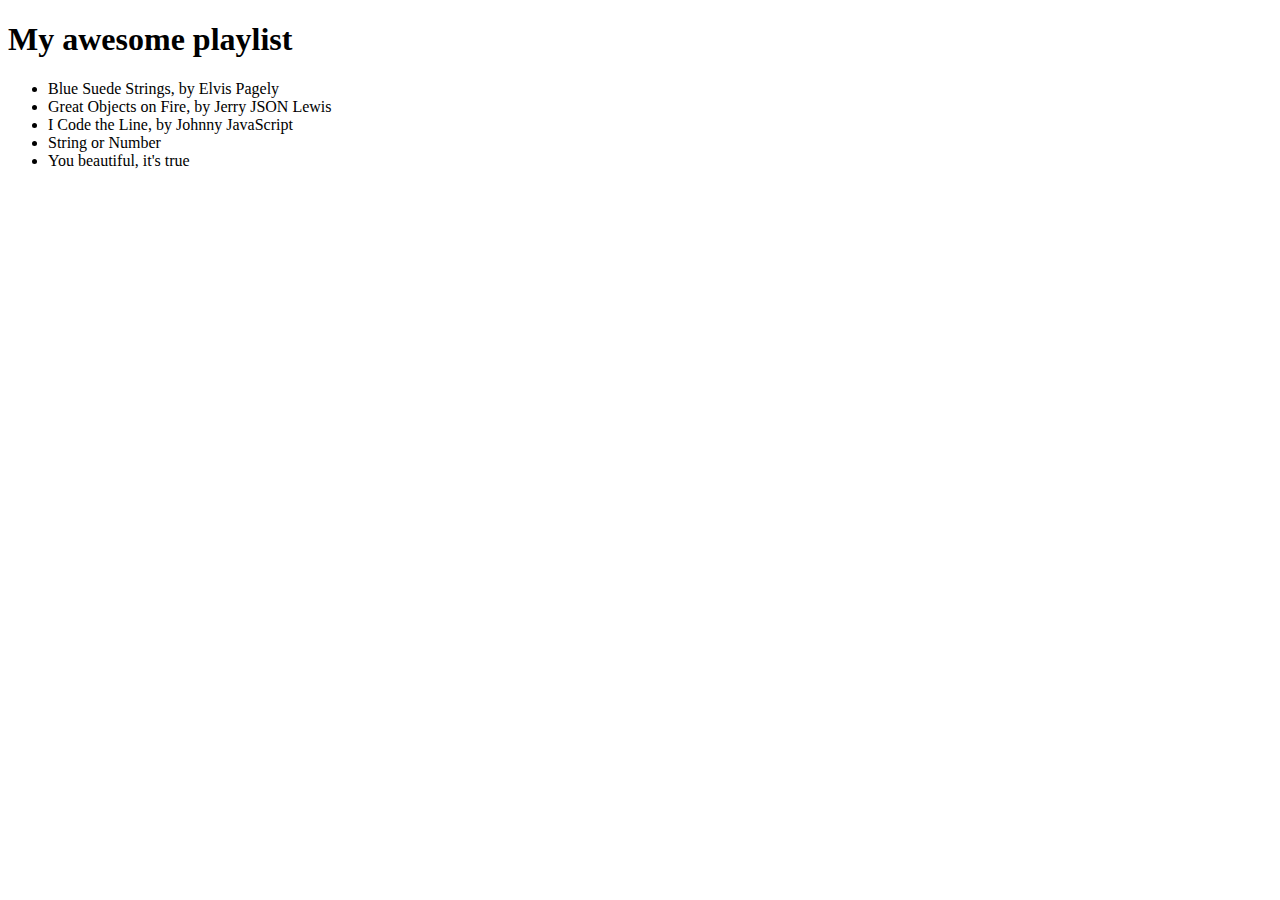
<file: Project 1/index.html>
<!DOCTYPE html>
<html lang="en">
<head>
	<meta charset="UTF-8">
	<meta http-equiv="X-UA-Compatible" content="IE=edge">
	<meta name="viewport" content="width=device-width, initial-scale=1.0">
	<title>Project 1</title>
</head>
<body>
	<h1>My awesome playlist</h1>
	<ul id="playlist">
		<li id="song_1"></li>
		<li id="song_2"></li>
		<li id="song_3"></li>
		<li id="song_4"></li>
		<li id="song_5"></li>
	</ul>
	<script>
		let song1 = document.getElementById("song_1");
		let song2 = document.getElementById("song_2");
		let song3 = document.getElementById("song_3");
		let song4 = document.getElementById("song_4");
		let song5 = document.getElementById("song_5");
		song1.innerHTML = "Blue Suede Strings, by Elvis Pagely";
		song2.innerHTML = "Great Objects on Fire, by Jerry JSON Lewis";
		song3.innerHTML = "I Code the Line, by Johnny JavaScript";
		song4.innerHTML = "String or Number";
		song5.innerHTML = "You beautiful, it's true";
		console.log(typeof song1);

	</script>
</body>

</html>
</file>
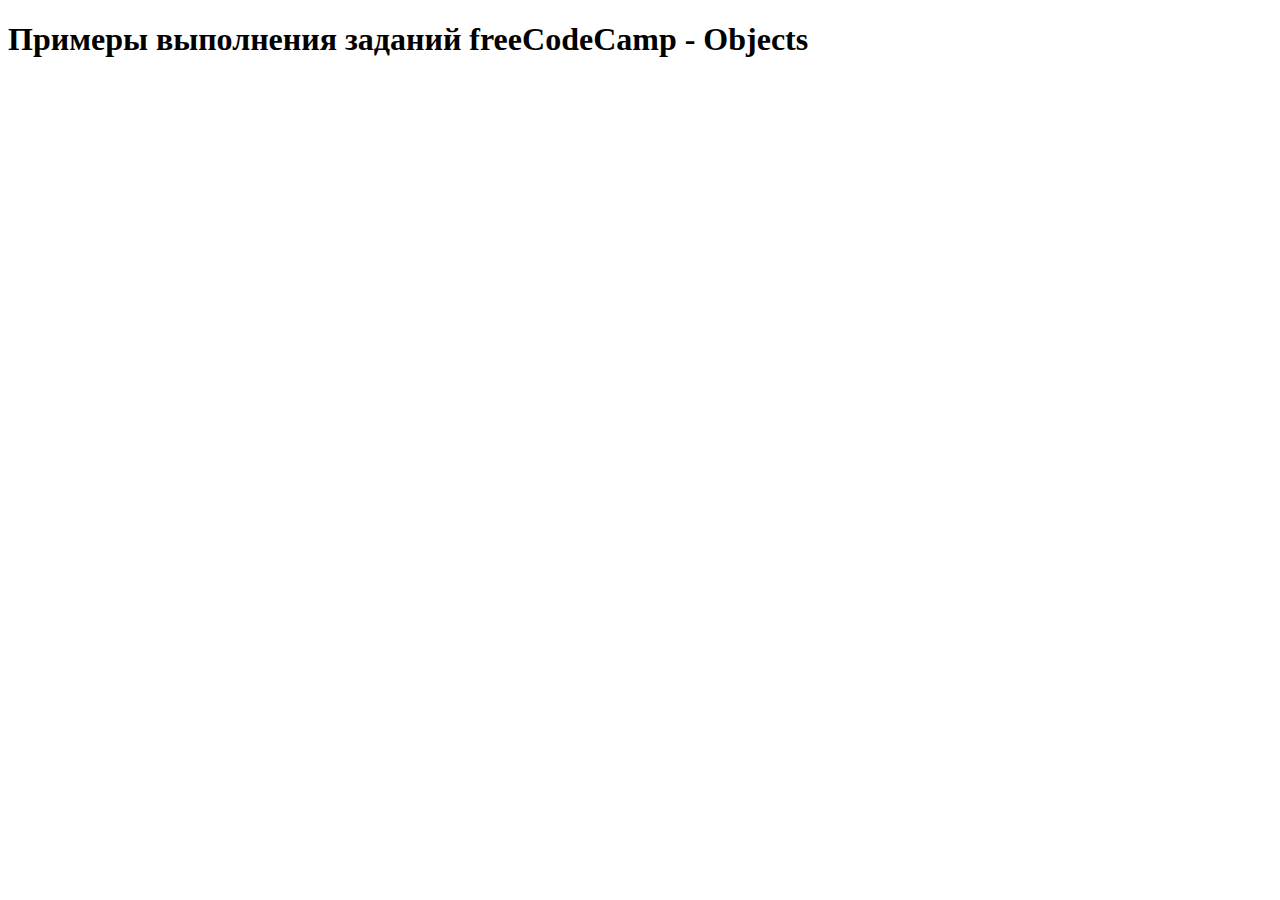
<file: freeCodeCampTasks/JS/objects/index.html>
<!DOCTYPE html>
<html lang="en">
<head>
	<meta charset="UTF-8">
	<meta http-equiv="X-UA-Compatible" content="IE=edge">
	<meta name="viewport" content="width=device-width, initial-scale=1.0">
	<title>Example objects</title>
</head>
<body>
	<h1>Примеры выполнения заданий freeCodeCamp - Objects</h1>
	<script>
		/* Modify the function checkObj to test if an object passed to the function (obj) contains a specific property (checkProp). If the property is found, return that property's value. If not, return "Not Found".*/
		function checkObj(obj, checkProp) {

			return "Change Me!";

}

	</script>
</body>
</html>
</file>
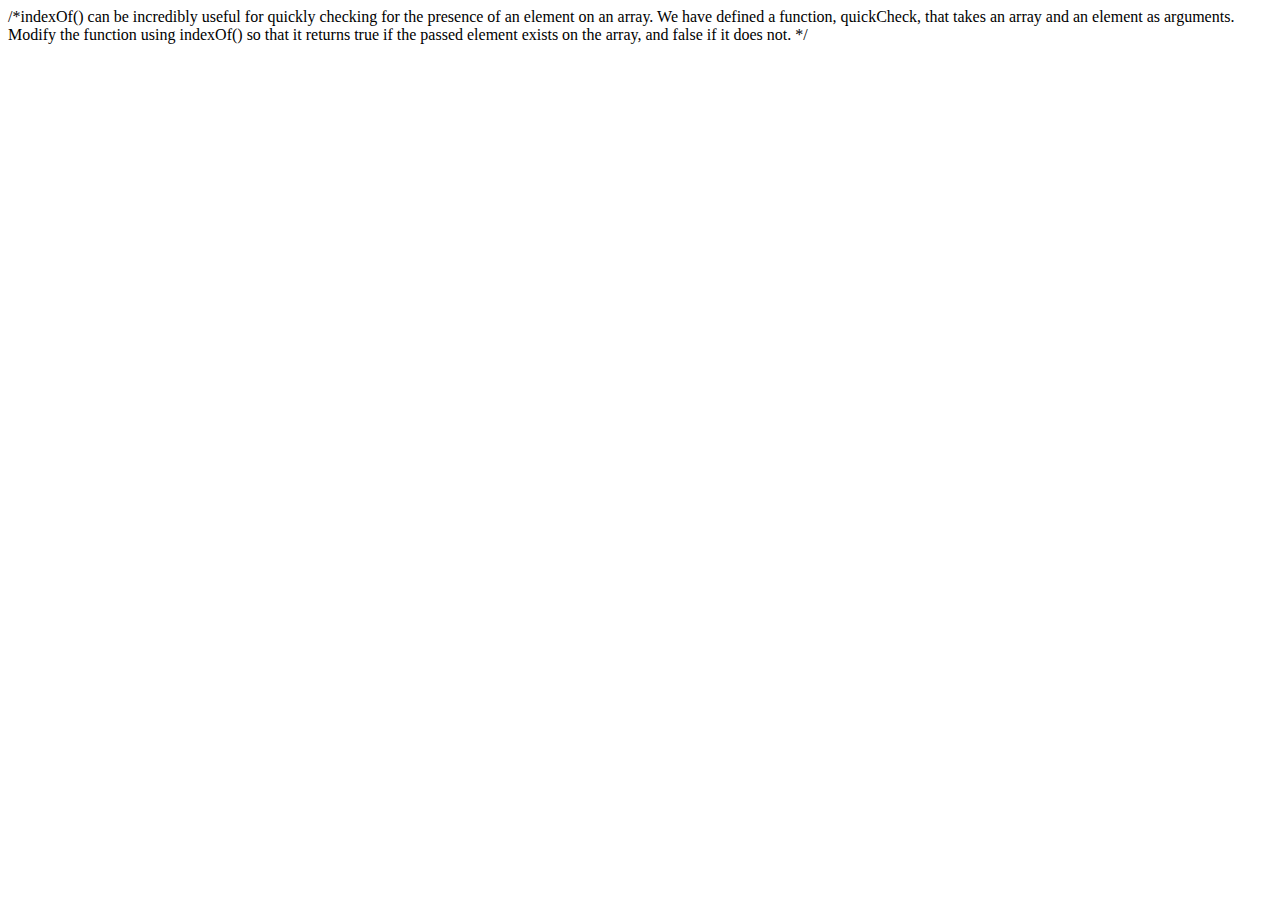
<file: freeCodeCampTasks/JS/Basic Data Structures/Check For The Presence of an Element With indexOf()/index.html>
/*indexOf() can be incredibly useful for quickly checking for the presence of an element on an array. We have defined a function, quickCheck, that takes an array and an element as arguments. Modify the function using indexOf() so that it returns true if the passed element exists on the array, and false if it does not. */
<!DOCTYPE html>
<html lang="en">
<head>
	<meta charset="UTF-8">
	<meta http-equiv="X-UA-Compatible" content="IE=edge">
	<meta name="viewport" content="width=device-width, initial-scale=1.0">
	<title>Check For The Presence of an Element With indexOf()</title>
</head>
<body>
	<script>
function quickCheck(arr, elem) {
    if (arr.indexOf(elem) !== -1) {
   return true;
 } else {
   return false;
 }
}
console.log(quickCheck(['squash', 'onions', 'shallots'], 'mushrooms'));
	</script>
</body>
</html>
</file>
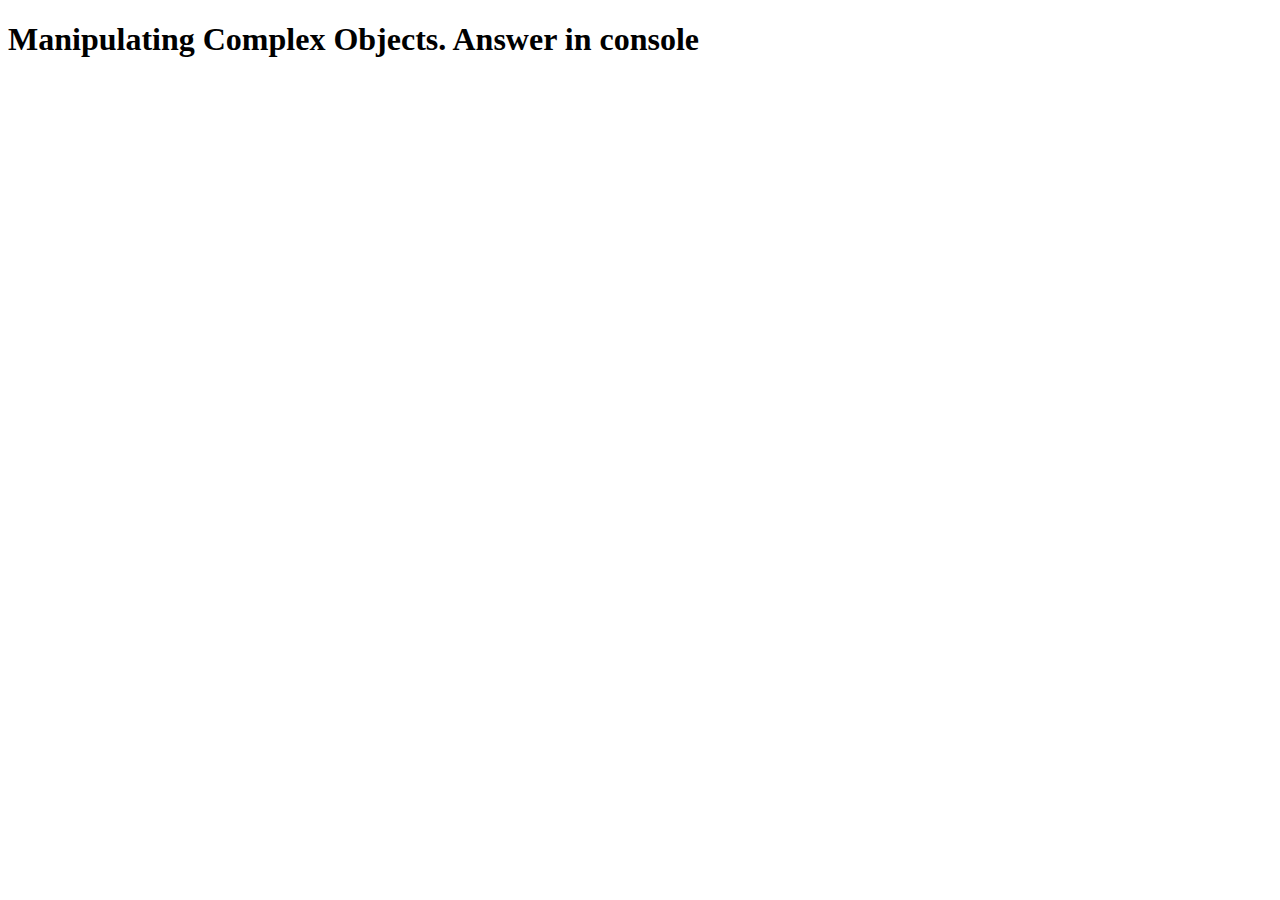
<file: freeCodeCampTasks/JS/objects/Manipulating Complex Objects/index.html>
<!DOCTYPE html>
<html lang="en">
<head>
	<meta charset="UTF-8">
	<meta http-equiv="X-UA-Compatible" content="IE=edge">
	<meta name="viewport" content="width=device-width, initial-scale=1.0">
	<title>Manipulating Complex Objects</title>
</head>
<body>
	<h1>Manipulating Complex Objects. Answer in console</h1>
	<script src="script.js"></script>
</body>
</html>
</file>
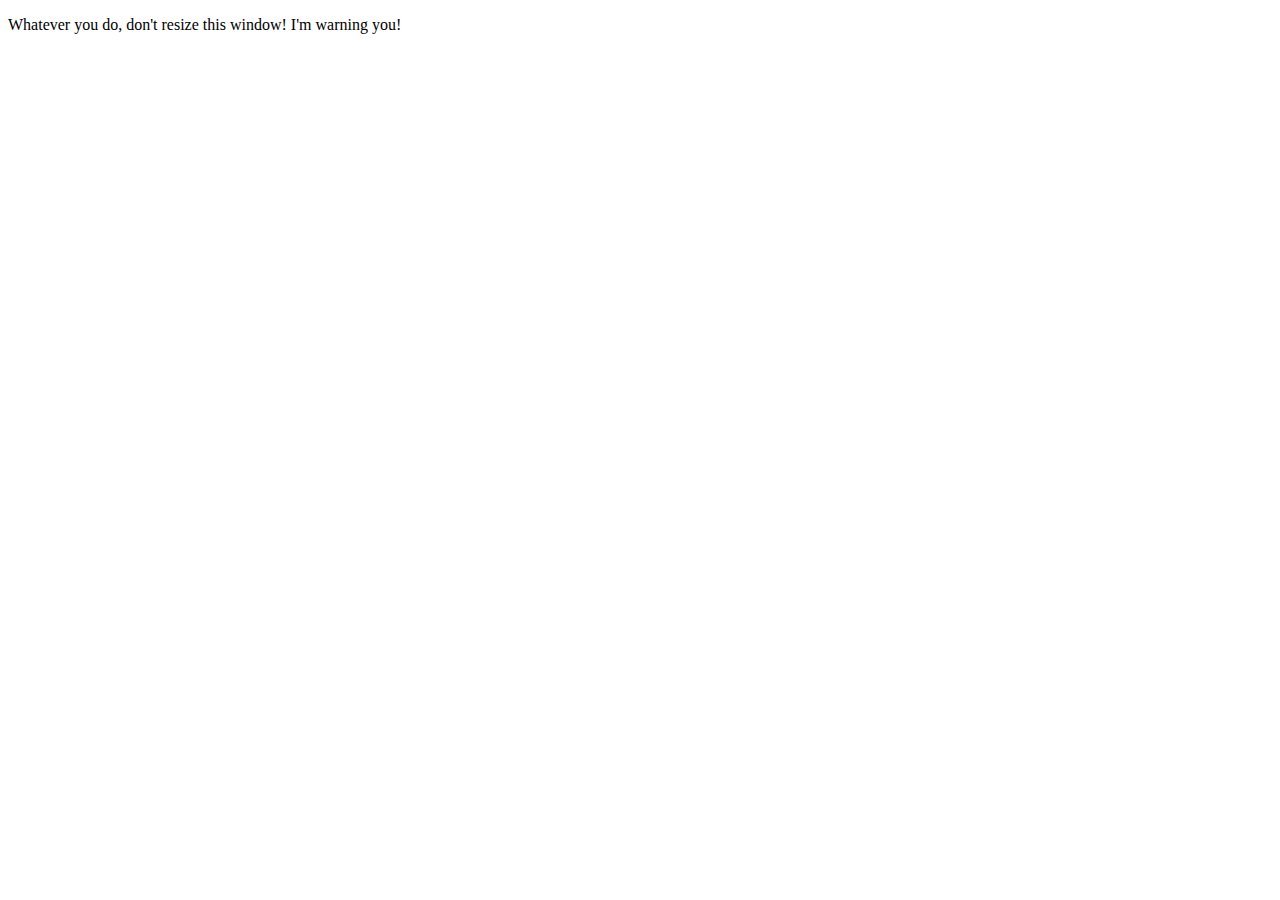
<file: headFirstJS/practice/09/dontResize/index.html>
<!doctype html>
<html lang="en">
<head>
<meta charset="utf-8">
<title>Don't resize me, I'm ticklish!</title>
</head>
<body>
<p id="display">
Whatever you do, don't resize this window! I'm warning you!
</p>
<script src="js/script.js">

</script>
</body>
</html>
</file>
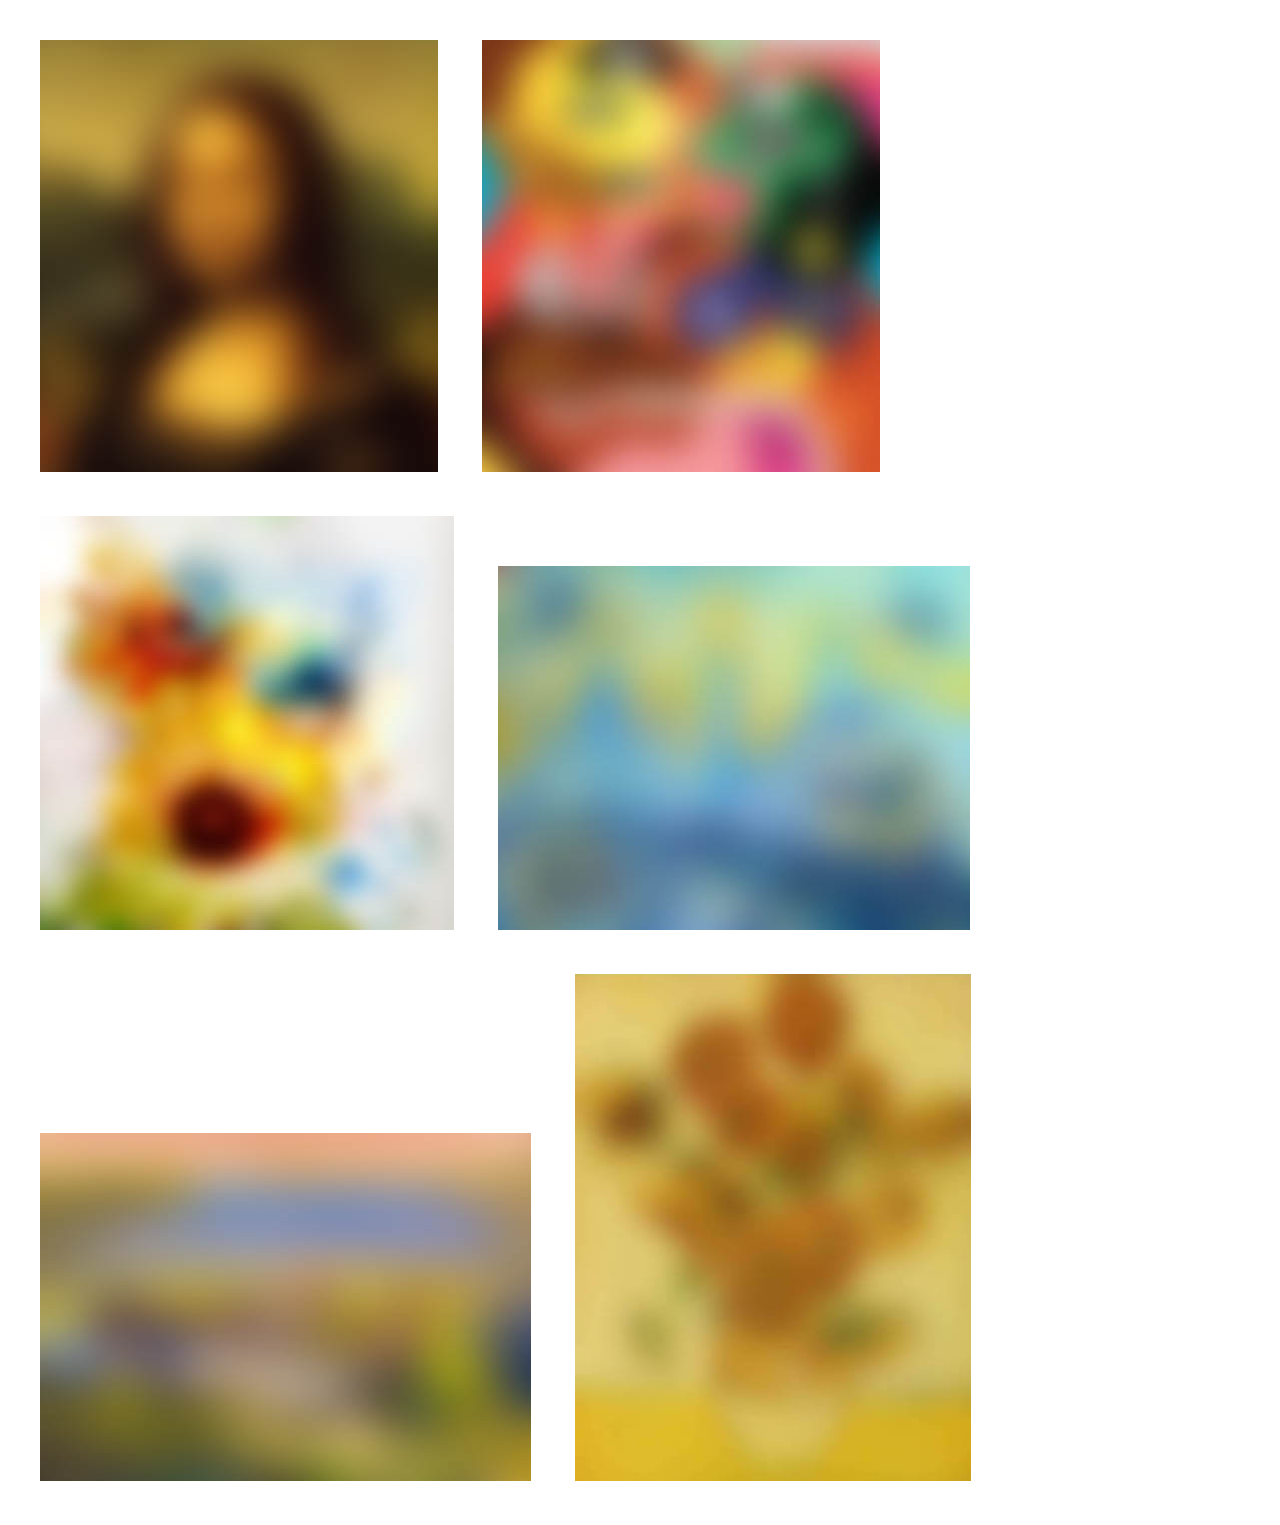
<file: headFirstJS/practice/09/gameImageBlur/index.html>
<!DOCTYPE html>
<html lang="en">
<head>
	<meta charset="UTF-8">
	<meta http-equiv="X-UA-Compatible" content="IE=edge">
	<meta name="viewport" content="width=device-width, initial-scale=1.0">
	<link rel="stylesheet" href="css/style.css">
	<title>Image Guess</title>
</head>
<body>
	<img id="zero" src="img/zeroblur.jpg">
	<img id="one" src="img/oneblur.jpg">
	<img id="two" src="img/twoblur.jpg">
	<img id="three" src="img/threeblur.jpg">
	<img id="four" src="img/fourblur.jpg">
	<img id="five" src="img/fiveblur.jpg">
	<script src="js/script.js"></script>
</body>
</html>
</file>
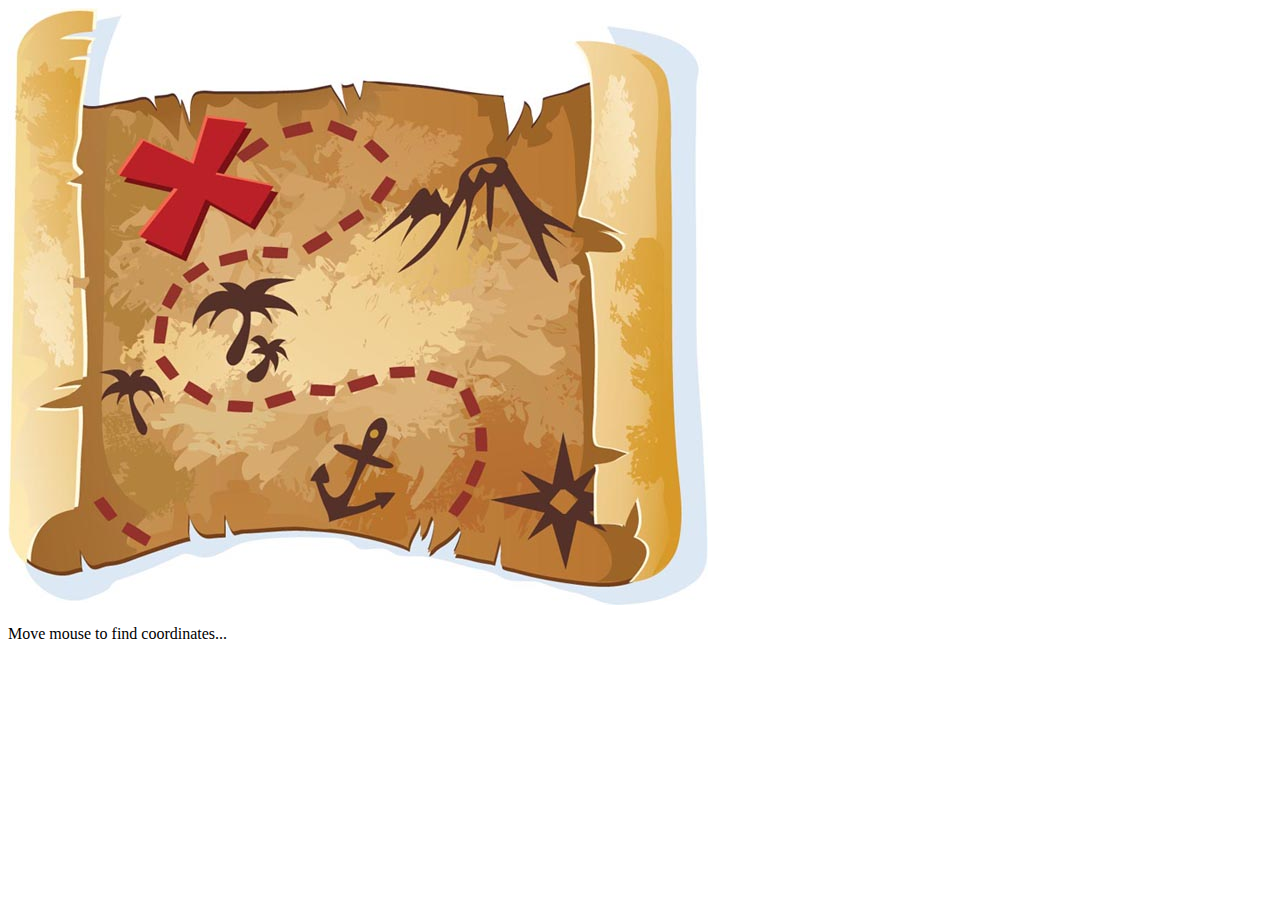
<file: headFirstJS/practice/09/gamePirates/index.html>
<!DOCTYPE html>
<html lang="en">
<head>
	<meta charset="UTF-8">
	<meta http-equiv="X-UA-Compatible" content="IE=edge">
	<meta name="viewport" content="width=device-width, initial-scale=1.0">
	<title>Pirates Booty</title>
</head>
<body>
	<img id="map" src="img/map.jpg" alt="карта">
	<p id="coords">Move mouse to find coordinates...</p>
	<script src="js/script.js"></script>
</body>
</html>
</file>
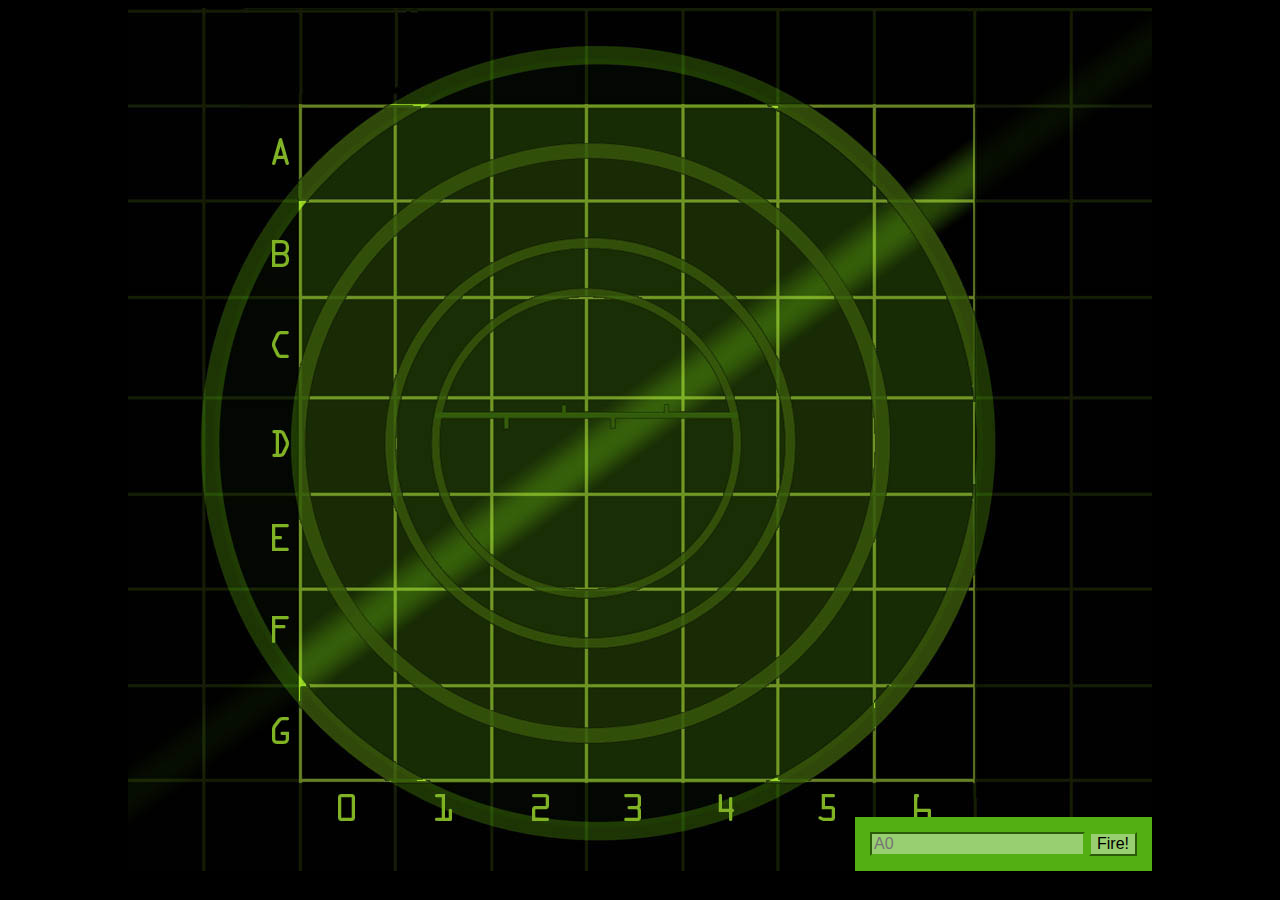
<file: headFirstJS/Battleship/battleship.html>
<!DOCTYPE html>
<html>
<head>
	<meta charset="utf-8">
	<link rel="stylesheet" href="css/style.css">
	<title>Battleship</title>
</head>
<body>
	<div id="board">
		<div id="messageArea"></div>
		<table>
			<tr>
				<td id="00"></td>
				<td id="01"></td>
				<td id="02"></td>
				<td id="03"></td>
				<td id="04"></td>
				<td id="05"></td>
				<td id="06"></td>
			</tr>
			<tr>
				<td id="10"></td>
				<td id="11"></td>
				<td id="12"></td>
				<td id="13"></td>
				<td id="14"></td>
				<td id="15"></td>
				<td id="16"></td>
			</tr>
			<tr>
				<td id="20"></td>
				<td id="21"></td>
				<td id="22"></td>
				<td id="23"></td>
				<td id="24"></td>
				<td id="25"></td>
				<td id="26"></td>
			</tr>
			<tr>
				<td id="30"></td>
				<td id="31"></td>
				<td id="32"></td>
				<td id="33"></td>
				<td id="34"></td>
				<td id="35"></td>
				<td id="36"></td>
			</tr>
			<tr>
				<td id="40"></td>
				<td id="41"></td>
				<td id="42"></td>
				<td id="43"></td>
				<td id="44"></td>
				<td id="45"></td>
				<td id="46"></td>
			</tr>
			<tr>
				<td id="50"></td>
				<td id="51"></td>
				<td id="52"></td>
				<td id="53"></td>
				<td id="54"></td>
				<td id="55"></td>
				<td id="56"></td>
			</tr>
			<tr>
				<td id="60"></td>
				<td id="61"></td>
				<td id="62"></td>
				<td id="63"></td>
				<td id="64"></td>
				<td id="65"></td>
				<td id="66"></td>
			</tr>
		</table>
		<form>
			<input type="text" id="guessInput" placeholder="A0">
			<input type="button" id="fireButton" value="Fire!">
		</form>
	</div>
	<script src="js/battleship.js"></script>
</body>
</html>
</file>
<file: headFirstJS/practice/09/gameImageBlur/css/style.css>
body {
	margin: 20px;
}
img {
	margin: 20px;
}
</file>
<file: headFirstJS/Battleship/css/style.css>
body {
	background-color: #000;
	color: white;
	
}
div#board {
	position: relative;
	width: 1024px;
	height: 863px;
	margin: auto;
	background: url(../img/board.jpg) no-repeat;

}

div#messageArea {
	position: absolute;
	top: 0px;
	left: 0px;
	color: rgb(83, 175, 19);
}

table {
	position: relative;
	left: 173px;
	top: 98px;
	border-spacing: 0px;
	
}
td {
	width: 94px;
	height: 94px;
}
form {
	position: absolute;
	bottom: 0px;
	right: 0px;
	padding: 15px;
	background-color: rgb(83, 175, 19);
}
form input {
	background-color: rgb(152, 207, 113);
	border-color: rgb(83, 175, 19);
	font-size: 1em;
}

.hit {
	background: url(../img/ship.png) no-repeat center center;
}
.miss {
	background: url(../img/miss.png) no-repeat center center;
}
</file>
